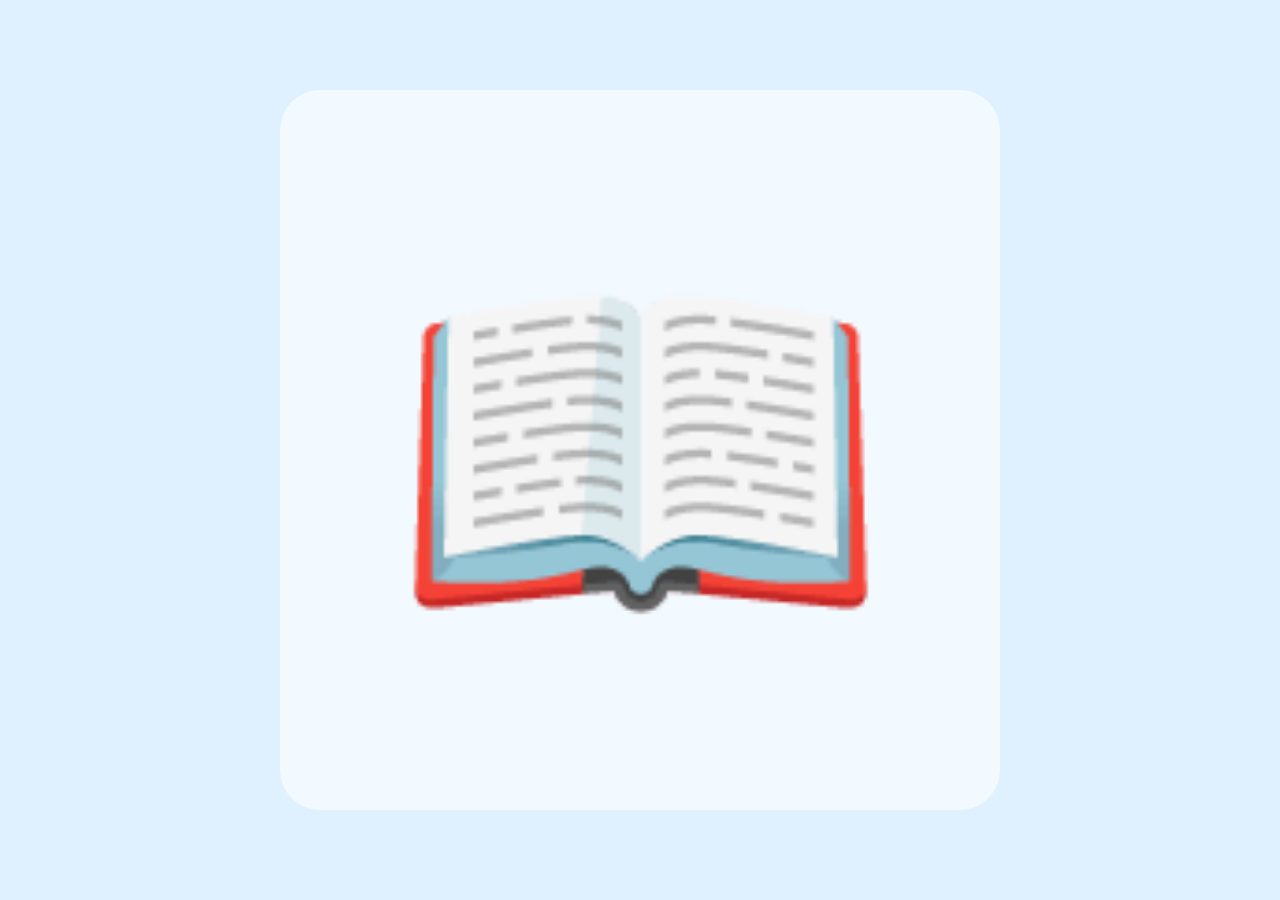
<file: web/index.html>
<!doctype html>
<html lang="en">
<head>
  <meta charset="utf-8" />
  <meta name="viewport" content="width=device-width, initial-scale=1, maximum-scale=1, user-scalable=no, viewport-fit=cover" />
  <meta name="apple-mobile-web-app-capable" content="yes" />
  <meta name="apple-mobile-web-app-status-bar-style" content="black" />
  <link rel="manifest" href="manifest.webmanifest" />
  <title>Words</title>
  <link rel="stylesheet" href="style.css" />
</head>
<body>
  <div id="stage">
    <button id="tap-target" aria-label="Tap to hear a word">
      <span id="picture"></span>
    </button>
  </div>
  <script src="words.js"></script>
  <script src="app.js"></script>
</body>
</html>
</file>
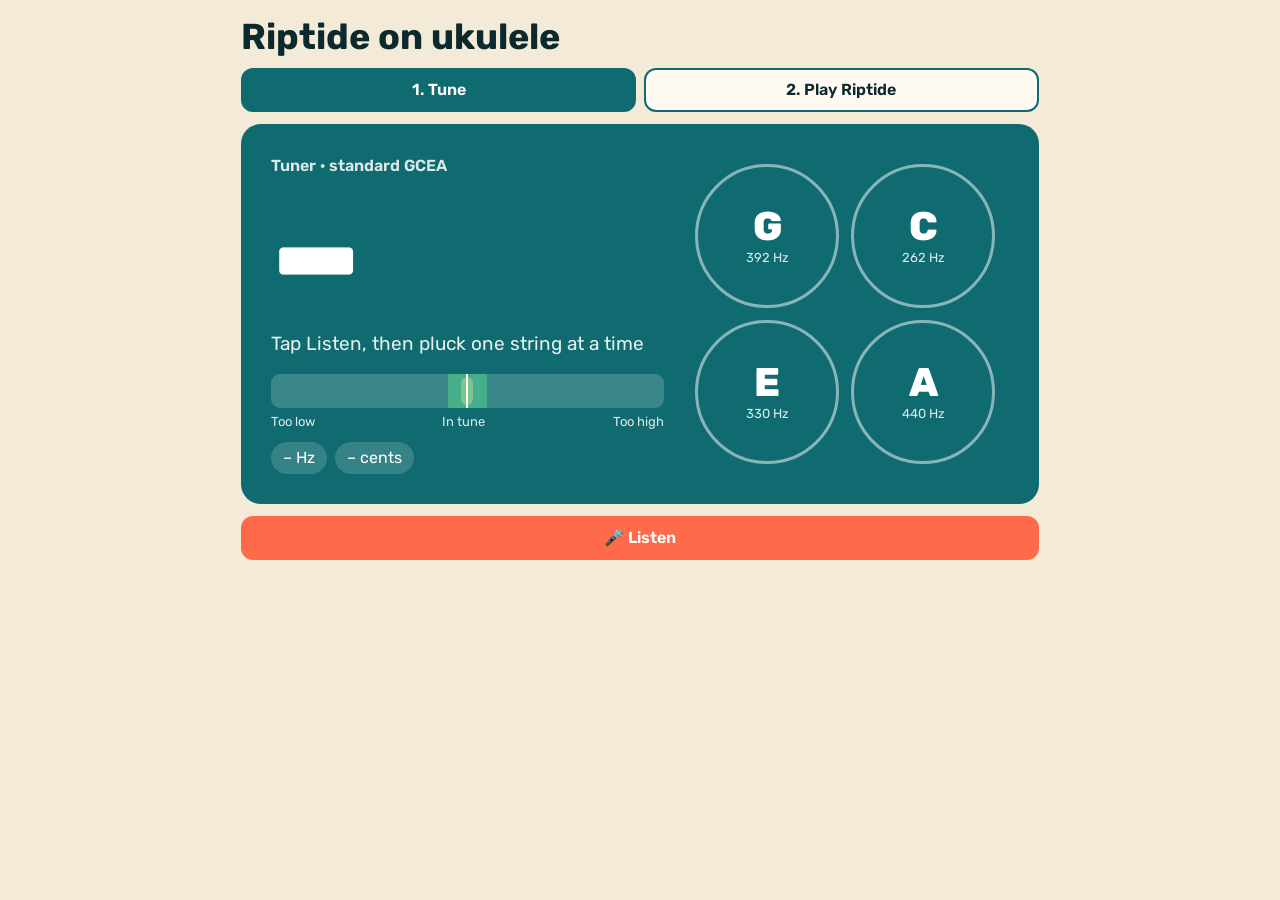
<file: web/riptide/index.html>
<!DOCTYPE html>
<html lang="en"><head><meta charset="utf-8">
<meta name="viewport" content="width=device-width,initial-scale=1,viewport-fit=cover">
<title>Riptide Chord Highway</title>
<link rel="preconnect" href="https://fonts.googleapis.com">
<link href="https://fonts.googleapis.com/css2?family=Rubik:wght@400;600;800&display=swap" rel="stylesheet">
<style>
/* VOICE: playful practice game, bright on a dark stage, readable at arm's length
   IDEA: a rhythm-game highway where chords fall down the four strings onto the uke neck
   PICTURE: canvas highway: G C E A lanes, blocks with fret + finger, hit line, fretboard below, splash on hit
   COLOUR and TYPE: night sea #071c1f stage, coral blocks, turquoise splash, sand text; Rubik
   LAYOUT: tabs, then the highway as the hero, controls under it; tuner as step 1 */
:root{color-scheme:light dark;--bg:light-dark(#f4ead8,#0c2a2e);--panel:light-dark(#fffaf1,#123a40);--ink:light-dark(#0c2a2e,#f4ead8);--mute:light-dark(#5b6b66,#9fb8b4);--sea:light-dark(#0f6b70,#3fb7b4);--coral:#ff6b4a;--ok:#4fd18b}
:root[data-theme=light]{color-scheme:light}:root[data-theme=dark]{color-scheme:dark}
*{box-sizing:border-box;min-width:0}
body{margin:0;background:var(--bg);color:var(--ink);font:16px/1.5 Rubik,system-ui,sans-serif;overflow-x:clip}
.band{padding:max(14px,env(safe-area-inset-top)) max(4vw,12px) 40px;max-width:900px;margin:auto}
h1{font-size:clamp(24px,5vw,36px);line-height:1.05;margin:4px 0 12px}
.tabs,.seg{display:flex;gap:8px;margin:0 0 12px}.tabs button,.seg button{flex:1}
.tabs button.on,.seg button.on{background:var(--sea);color:#fff}
button,label.btn{font:600 16px Rubik,sans-serif;min-height:44px;padding:0 16px;border-radius:12px;border:2px solid var(--sea);background:var(--panel);color:var(--ink);cursor:pointer;display:inline-flex;align-items:center;justify-content:center;gap:6px}
button.go{background:var(--coral);border-color:var(--coral);color:#fff}
button:focus-visible,label.btn:focus-within{outline:3px solid var(--coral);outline-offset:2px}
input[type=file]{position:absolute;opacity:0;width:1px}
select{font:600 16px Rubik,sans-serif;background:transparent;color:inherit;border:0}
body.tune .playonly{display:none!important}body:not(.tune) .tuneonly{display:none!important}
.hw{position:relative;height:min(72vh,680px);min-height:420px;border-radius:20px;overflow:hidden;background:#071c1f;color:#f4ead8}
.hw canvas{position:absolute;inset:0;width:100%;height:100%;display:block}
.hud{position:absolute;left:0;right:0;top:0;padding:10px 12px;display:flex;flex-direction:column;gap:6px;pointer-events:none}
.prog{height:6px;border-radius:9px;background:rgba(255,255,255,.15);overflow:hidden}.prog i{display:block;height:100%;width:0;background:#5ef2e0}
.hrow{display:flex;gap:6px;flex-wrap:wrap;font-size:14px}
.pill{background:rgba(7,28,31,.75);border:1px solid rgba(255,255,255,.15);border-radius:99px;padding:2px 10px}
.lvl{width:70px;height:6px;border-radius:9px;background:rgba(255,255,255,.15);overflow:hidden;align-self:center}.lvl i{display:block;height:100%;width:0;background:#fff3a8}
.over{position:absolute;inset:0;display:none;align-items:center;justify-content:center;flex-direction:column;gap:12px;background:rgba(7,28,31,.82);text-align:center;padding:20px}
.over.show{display:flex}.over b{font-size:34px;line-height:1.1}
.ctl{display:flex;flex-wrap:wrap;gap:8px;margin-top:12px;align-items:center}
.ctl .grow{flex:1 1 140px}
.tempo{display:flex;align-items:center;gap:10px;flex:1 1 220px;background:var(--panel);border-radius:12px;padding:0 12px;min-height:44px;border:2px solid var(--sea)}
.tempo input{flex:1;accent-color:var(--coral)}
.note{background:var(--panel);border-radius:14px;padding:12px 16px;margin-top:12px;color:var(--mute);font-size:15px}.note b{color:var(--ink)}
details{margin-top:10px}summary{cursor:pointer;font-weight:600;min-height:44px;display:flex;align-items:center}
textarea{width:100%;min-height:160px;font:15px/1.5 ui-monospace,monospace;border-radius:12px;border:2px solid var(--sea);padding:10px;background:var(--panel);color:var(--ink)}
.stage{display:grid;grid-template-columns:minmax(0,1.2fr) minmax(0,1fr);gap:18px;background:var(--sea);color:#fff;border-radius:20px;padding:clamp(18px,3vw,30px)}
.sec{font-weight:600;opacity:.85}.big{font-size:clamp(90px,20vw,160px);font-weight:800;line-height:.95}
.next{font-size:19px;opacity:.9}
.cents{position:relative;height:34px;margin:16px 0 4px;border-radius:9px;background:rgba(255,255,255,.18)}
.cents::before{content:"";position:absolute;left:45%;width:10%;top:0;bottom:0;background:rgba(79,209,139,.55)}
.cents .mid{position:absolute;left:calc(50% - 1px);top:0;bottom:0;width:2px;background:#fff}
#needle{position:absolute;top:3px;bottom:3px;width:12px;margin-left:-6px;border-radius:6px;background:#fff3a8;left:50%;transition:left .1s;opacity:.3}
.scale{display:flex;justify-content:space-between;font-size:13px;opacity:.85}
.status{margin-top:10px;display:flex;gap:8px;flex-wrap:wrap}.status .pill{background:rgba(255,255,255,.16);border:0;font-size:16px;padding:4px 12px}
.strings{display:grid;grid-template-columns:repeat(2,minmax(0,1fr));gap:12px;align-content:center;max-width:300px;margin:auto;width:100%}
.str{aspect-ratio:1;border-radius:50%;border:3px solid rgba(255,255,255,.5);display:flex;flex-direction:column;align-items:center;justify-content:center;font-size:40px;font-weight:800;line-height:1}
.str small{font-size:13px;font-weight:400;opacity:.85;margin-top:4px}
.str.cur{background:#fff;color:#0f6b70;border-color:#fff}.str.ok{background:#178a52;border-color:#4fd18b;color:#fff}
@media(max-width:600px){.stage{grid-template-columns:1fr}.hw{height:68vh}}
@media(prefers-reduced-motion:reduce){#needle{transition:none}}
</style></head><body class="tune">
<main class="band">
  <h1>Riptide on ukulele</h1>
  <nav class="tabs"><button id="tTune" class="on">1. Tune</button><button id="tPlay">2. Play Riptide</button></nav>

  <section class="stage tuneonly" aria-live="polite">
    <div>
      <div class="sec">Tuner · standard GCEA</div>
      <div class="big" id="tNote">–</div>
      <div class="next" id="tHint">Tap Listen, then pluck one string at a time</div>
      <div class="cents"><i class="mid"></i><b id="needle"></b></div>
      <div class="scale"><span>Too low</span><span>In tune</span><span>Too high</span></div>
      <div class="status"><span class="pill" id="tHz">– Hz</span><span class="pill" id="tCents">– cents</span></div>
    </div>
    <div class="strings" id="strs"></div>
  </section>
  <div class="ctl tuneonly"><button class="go grow" id="tMic">🎤 Listen</button></div>

  <div class="seg playonly"><button id="mWait" class="on">Wait for me</button><button id="mAlong">Play along</button></div>
  <section class="hw playonly" id="hw">
    <canvas id="cv"></canvas>
    <div class="hud">
      <div class="prog"><i id="prog"></i></div>
      <div class="hrow"><span class="pill" id="secName">Intro</span><span class="pill">Hearing <b id="heard">–</b></span><span class="pill">Match <b id="conf">–</b></span><span class="pill" id="score" hidden></span><span class="lvl"><i id="lvl"></i></span></div>
    </div>
    <div class="over show" id="over"><b id="ovT">Ready?</b><span id="ovS">Chords fall down the four strings. Play each one as it reaches the line.</span><button class="go" id="ovGo">▶ Start</button></div>
  </section>
  <div class="ctl playonly">
    <button class="go grow" id="go">▶ Start</button>
    <button id="restart">↺ Restart</button>
    <div class="tempo"><span>Tempo</span><input type="range" id="bpm" min="40" max="160" step="5" value="70" aria-label="Tempo in beats per minute"><b id="bpmV">70</b></div>
    <label class="btn">Sensitivity <select id="sens"><option value="0.88">Strict</option><option value="0.8" selected>Normal</option><option value="0.7">Easy</option></select></label>
    <label class="btn" id="fileBtn">📁 Check a recording<input type="file" id="file" accept="audio/*,video/*"></label>
  </div>
  <div class="note playonly" id="info"><b>How to read it:</b> each column is a string (G C E A). The big number is the fret, the small circle is the finger (1 = index, 4 = pinky); an empty outline means play that string open. In <b>Wait for me</b> the song stops at the line until it hears the chord. In <b>Play along</b> it keeps going at the tempo and scores you.</div>
  <details class="playonly">
    <summary>Edit the chord sequence</summary>
    <p class="note">One section per line, <code>Name: chords</code>. Each chord lasts one bar; <code>C*2</code> means two bars. Chords: Am G C F Em Dm A D E.</p>
    <textarea id="seqText"></textarea>
    <div class="ctl"><button id="apply">Use this sequence</button><button id="dflt">Reset to default</button></div>
  </details>
</main>
<script>
{
const DEFAULT=`Intro: Am G C*2 Am G C*2
Verse 1: Am G C*2 Am G C*2 Am G C*2 Am G C*2
Pre-chorus: Am G C*2 Am G C*2
Chorus: Am G C*2 Am G C*2 Am G C*2 Am G C*2
Verse 2: Am G C*2 Am G C*2 Am G C*2 Am G C*2
Chorus: Am G C*2 Am G C*2 Am G C*2 Am G C*2
Bridge: Am G C F Am G C F
Chorus: Am G C*2 Am G C*2 Am G C*2 Am G C*2`;
const SHAPE={Am:[2,0,0,0],G:[0,2,3,2],C:[0,0,0,3],F:[2,0,1,0],Em:[0,4,3,2],Dm:[2,2,1,0],A:[2,1,0,0],D:[2,2,2,0],E:[1,4,0,2]};
const FING={Am:[2,0,0,0],G:[0,1,3,2],C:[0,0,0,3],F:[2,0,1,0],Em:[0,3,2,1],Dm:[2,3,1,0],A:[2,1,0,0],D:[1,2,3,0],E:[1,4,0,2]};
const OPEN=[67,60,64,69],LANES=['G','C','E','A'];
const $=id=>document.getElementById(id);
const BEATS=4,NEED=4;

let rows=[],total=0,now=-6,running=false,mode='wait',view='tune',score=0,lastT=0;
function parse(t){const out=[];let b=0;t.split('\n').forEach(l=>{const i=l.indexOf(':');if(i<0)return;const s=l.slice(0,i).trim();
 l.slice(i+1).trim().split(/\s+/).forEach(tok=>{const [c,n]=tok.split('*');if(!SHAPE[c])return;const d=BEATS*Math.max(1,Math.min(8,+n||1));out.push({c,s,b,d,st:''});b+=d})});return out}
function load(t){const r=parse(t);if(!r.length)return false;rows=r;total=r[r.length-1].b+r[r.length-1].d;restart();return true}
function restart(){rows.forEach(r=>r.st='');now=-6;score=0;lastAcc='';armed=true;holdN=0;running=false;parts=[];
 showOver('Ready?','Chords fall down the four strings. Play each one as it reaches the line.','▶ Start');setGo();hud()}
function target(){return rows.find(r=>!r.st)}
function activeRow(){return rows.find(r=>now>=r.b-0.6&&now<r.b+r.d&&!r.st)}

function fft(re,im){const n=re.length;for(let i=1,j=0;i<n;i++){let b=n>>1;for(;j&b;b>>=1)j^=b;j^=b;if(i<j){[re[i],re[j]]=[re[j],re[i]];[im[i],im[j]]=[im[j],im[i]]}}
 for(let len=2;len<=n;len<<=1){const a=-2*Math.PI/len,wr=Math.cos(a),wi=Math.sin(a);for(let i=0;i<n;i+=len){let cr=1,ci=0;for(let k=0;k<len/2;k++){const p=i+k,q=p+len/2,tr=re[q]*cr-im[q]*ci,ti=re[q]*ci+im[q]*cr;re[q]=re[p]-tr;im[q]=im[p]-ti;re[p]+=tr;im[p]+=ti;const t=cr*wr-ci*wi;ci=cr*wi+ci*wr;cr=t}}}}
const N=8192;
function analyse(buf,sr){let rms=0;for(let i=0;i<N;i++)rms+=buf[i]*buf[i];rms=Math.sqrt(rms/N);
 const re=new Float32Array(N),im=new Float32Array(N);for(let i=0;i<N;i++)re[i]=buf[i]*(.5-.5*Math.cos(2*Math.PI*i/(N-1)));fft(re,im);
 const chroma=new Array(12).fill(0);for(let k=1;k<N/2;k++){const f=k*sr/N;if(f<240||f>2100)continue;const m=Math.sqrt(re[k]*re[k]+im[k]*im[k]);const pc=((Math.round(69+12*Math.log2(f/440))%12)+12)%12;chroma[pc]+=Math.sqrt(m)}
 const srt=[...chroma].sort((a,b)=>a-b),floor=srt[5];const mx=Math.max(...chroma)-floor||1;return {rms,c:chroma.map(v=>Math.max(0,v-floor)/mx)}}
const TPL={};
for(const k in SHAPE){const t=new Array(12).fill(0);SHAPE[k].forEach((fr,i)=>{const f0=440*2**((OPEN[i]+fr-69)/12);for(let h=1;h<=5;h++){const f=f0*h;if(f>2100)break;t[((Math.round(69+12*Math.log2(f/440))%12)+12)%12]+=1/h}});const mx=Math.max(...t);TPL[k]=t.map(v=>v/mx)}
function cands(){const u=[...new Set(rows.map(x=>x.c))];return u.length>1?u:Object.keys(SHAPE)}
function classify(c){const sc={};let best=null,bs=-1,second=-1;const nrm=Math.hypot(...c)||1;
 for(const k of cands()){const t=TPL[k];let d=0;for(let i=0;i<12;i++)d+=c[i]*t[i];const s1=d/(nrm*Math.hypot(...t));sc[k]=s1;if(s1>bs){second=bs;bs=s1;best=k}else if(s1>second)second=s1}
 return {best,score:bs,second,sc}}
let sm=new Array(12).fill(0),noise=0.002,prevRms=0,armed=true,quiet=0,lastAcc='',holdN=0,holdFor=null,det=null;
function hear(r){
 if(r.rms<noise*3)noise=noise*0.95+r.rms*0.05;
 const loud=r.rms>Math.max(0.0015,noise*2.5);
 const onset=loud&&r.rms>prevRms*1.5;prevRms=prevRms*0.6+r.rms*0.4;
 quiet=loud?0:quiet+1;
 if(onset||quiet>3){if(!armed)sm=sm.map(()=>0);armed=true}
 sm=sm.map((v,i)=>loud?v*0.5+r.c[i]*0.5:v*0.8);
 const m=Math.max(...sm)||1,c=sm.map(v=>v/m);
 det=Object.assign(classify(c),{loud});
 $('lvl').style.width=Math.min(100,Math.sqrt(r.rms)*400)+'%';
 const th=+$('sens').value;$('heard').textContent=loud&&det.score>th-0.1?det.best:'–';
 judge()}
function ok(ch){const th=+$('sens').value;return det&&(armed||ch!==lastAcc)&&det.loud&&det.best===ch&&det.sc[ch]>=th&&det.score-det.second>=0.02}
function judge(){
 const row=mode==='wait'?target():activeRow();
 if(!row||(mode==='wait'&&now<row.b-2)){$('conf').textContent='–';return}
 $('conf').textContent=det.loud?Math.round((det.sc[row.c]||0)*100)+'%':'–';
 if(holdFor!==row){holdFor=row;holdN=0}
 if(ok(row.c))holdN++;else holdN=Math.max(0,holdN-1);
 if(holdN>=(mode==='wait'?NEED:NEED-1))hit(row)}
function hit(row){row.st='hit';score++;lastAcc=row.c;armed=false;holdN=0;flash=1;burst(row);hud()}

const STR=[{n:'G',f:392.00},{n:'C',f:261.63},{n:'E',f:329.63},{n:'A',f:440.00}];
let hzs=[],okN={},tuned={},lastC={};
function drawStrings(cur){$('strs').innerHTML=STR.map(x=>`<div class="str${tuned[x.n]?' ok':''}${cur===x.n?' cur':''}">${x.n}<small>${tuned[x.n]?'✓ tuned':(lastC[x.n]!==undefined?(lastC[x.n]>0?'+':'')+lastC[x.n]+' c':Math.round(x.f)+' Hz')}</small></div>`).join('')}
function pitch(x,sr){const n=x.length,minL=Math.floor(sr/600),maxL=Math.ceil(sr/180);const v=new Float32Array(maxL+2);let mx=0;
 for(let t=minL;t<=maxL+1;t++){let a=0,m=0;for(let i=0;i<n-t;i++){a+=x[i]*x[i+t];m+=x[i]*x[i]+x[i+t]*x[i+t]}v[t]=m?2*a/m:0;if(t<=maxL&&v[t]>mx)mx=v[t]}
 if(mx<0.6)return null;let best=-1;for(let t=minL+1;t<=maxL;t++){if(v[t]>=0.9*mx&&v[t]>=v[t-1]&&v[t]>=v[t+1]){best=t;break}}if(best<0)return null;
 const a=v[best-1],b=v[best],c=v[best+1],d=a-2*b+c,sh=d?0.5*(a-c)/d:0;return {f:sr/(best+sh)}}
function tuneStep(x,sr){let rms=0;for(let i=0;i<x.length;i++)rms+=x[i]*x[i];rms=Math.sqrt(rms/x.length);
 const p=rms>0.0015?pitch(x,sr):null;if(!p){$('needle').style.opacity=.3;return}
 hzs.push(p.f);if(hzs.length>5)hzs.shift();const f=[...hzs].sort((a,b)=>a-b)[hzs.length>>1];
 let s=STR[0],bc=1e9;STR.forEach(x=>{const c=1200*Math.log2(f/x.f);if(Math.abs(c)<Math.abs(bc)){bc=c;s=x}});
 const c=Math.round(bc);lastC[s.n]=c;$('tNote').textContent=s.n;$('tHz').textContent=f.toFixed(1)+' Hz';$('tCents').textContent=(c>0?'+':'')+c+' cents';
 const n=$('needle');n.style.opacity=1;n.style.left=(50+Math.max(-50,Math.min(50,c)))+'%';
 if(Math.abs(c)<=5){okN[s.n]=(okN[s.n]||0)+1;$('tHint').textContent='In tune ✓ hold it…';if(okN[s.n]>=8)tuned[s.n]=true}
 else{okN[s.n]=0;$('tHint').textContent=c<0?'Too low: tighten the peg a little':'Too high: loosen the peg a little'}
 if(STR.every(x=>tuned[x.n]))$('tHint').textContent='All four strings tuned! Tap “2. Play Riptide”';
 drawStrings(s.n)}

let ctx,an,stream,timer,listening=false;
async function startMic(){if(listening)return true;
 ctx=new (window.AudioContext||window.webkitAudioContext)();ctx.resume&&ctx.resume();
 try{stream=await navigator.mediaDevices.getUserMedia({audio:{echoCancellation:false,noiseSuppression:false,autoGainControl:false}})}
 catch(e){ctx.close();$('info').innerHTML='<b>The microphone is blocked here.</b> Open the page in Safari or Chrome (the GitHub link) and allow the microphone, or use “Check a recording”.';return false}
 if(ctx.state!=='running')await ctx.resume();an=ctx.createAnalyser();an.fftSize=N;ctx.createMediaStreamSource(stream).connect(an);
 const buf=new Float32Array(N);listening=true;
 timer=setInterval(()=>{if(ctx.state==='suspended')ctx.resume();an.getFloatTimeDomainData(buf);if(view==='tune')tuneStep(buf.subarray(N-4096),ctx.sampleRate);else hear(analyse(buf,ctx.sampleRate))},80);return true}
function stopMic(){listening=false;clearInterval(timer);stream&&stream.getTracks().forEach(t=>t.stop());ctx&&ctx.close()}

const cv=$('cv'),g=cv.getContext('2d');let W=0,H=0,parts=[],flash=0;
const ro=new ResizeObserver(()=>{const r=cv.getBoundingClientRect(),d=devicePixelRatio||1;W=r.width;H=r.height;cv.width=W*d;cv.height=H*d;g.setTransform(d,0,0,d,0,0)});ro.observe(cv);
function rr(x,y,w,h,r){r=Math.max(0,Math.min(r,h/2,w/2));g.beginPath();g.moveTo(x+r,y);g.arcTo(x+w,y,x+w,y+h,r);g.arcTo(x+w,y+h,x,y+h,r);g.arcTo(x,y+h,x,y,r);g.arcTo(x,y,x+w,y,r);g.closePath()}
function geo(){const gut=Math.min(64,W*.16),lw=(W-gut-10)/4,hitY=H*.64;return {gut,lw,hitY,ppb:Math.max(16,(hitY-60)/11),cx:i=>gut+lw*i+lw/2}}
function burst(row){const G=geo();for(let i=0;i<4;i++)for(let k=0;k<(SHAPE[row.c][i]?18:8);k++)parts.push({x:G.cx(i)+(Math.random()-.5)*G.lw*.5,y:G.hitY,vx:(Math.random()-.5)*120,vy:-60-Math.random()*260,l:1})}
function draw(dt){
 if(!W)return;const G=geo(),{gut,lw,hitY,ppb}=G;
 g.fillStyle='#071c1f';g.fillRect(0,0,W,H);
 for(let i=0;i<4;i++){g.fillStyle=i%2?'rgba(255,255,255,.025)':'rgba(255,255,255,.045)';g.fillRect(gut+lw*i,0,lw,hitY)}
 g.strokeStyle='rgba(255,255,255,.07)';g.lineWidth=1;
 for(let b=Math.ceil((now-1)/BEATS)*BEATS;b<now+hitY/ppb;b+=BEATS){const y=hitY-(b-now)*ppb;g.beginPath();g.moveTo(gut,y);g.lineTo(W-10,y);g.stroke()}
 g.save();g.beginPath();g.rect(0,0,W,hitY);g.clip();
 rows.forEach((r,ri)=>{const y0=hitY-(r.b-now)*ppb,y1=y0-r.d*ppb;
  if(y1>hitY||y0<-40)return;
  if(ri===0||rows[ri-1].s!==r.s){g.strokeStyle='rgba(94,242,224,.5)';g.setLineDash([4,6]);g.beginPath();g.moveTo(0,y0);g.lineTo(W,y0);g.stroke();g.setLineDash([]);g.fillStyle='#5ef2e0';g.font='600 12px Rubik,sans-serif';g.textAlign='left';g.fillText(r.s,6,y0+14)}
  const col=r.st==='hit'?'#4fd18b':r.st==='miss'?'#7a3b3b':'#ff6b4a';
  const h=Math.max(8,y0-y1-4),top=y1+2;
  g.fillStyle=r.st==='hit'?'#4fd18b':r.st==='miss'?'#e8a39a':'#f4ead8';g.font='800 '+(lw>70?22:18)+'px Rubik,sans-serif';g.textAlign='left';g.fillText(r.c,6,y0-8);
  SHAPE[r.c].forEach((f,i)=>{const x=gut+lw*i+5,w=lw-10;g.textAlign='center';
   if(f){g.fillStyle=col;rr(x,top,w,h,10);g.fill();g.fillStyle='rgba(255,255,255,.18)';rr(x,top,w,Math.min(10,h),5);g.fill();
    g.fillStyle='#fff';g.font='800 24px Rubik,sans-serif';if(h>58)g.fillText(f,x+w/2,y0-34);
    const fy=h>58?y0-16:y0-h/2+2;g.beginPath();g.arc(x+w/2,fy-4,10,0,7);g.fillStyle='rgba(7,28,31,.55)';g.fill();g.fillStyle='#fff';g.font='700 13px Rubik,sans-serif';g.fillText(FING[r.c][i],x+w/2,fy+1)}
   else{g.strokeStyle=r.st==='hit'?'rgba(79,209,139,.7)':'rgba(255,255,255,.28)';g.lineWidth=2;rr(x+lw*.2,top,w-lw*.4,h,8);g.stroke();g.lineWidth=1;
    g.fillStyle='rgba(255,255,255,.45)';g.font='700 14px Rubik,sans-serif';if(h>30)g.fillText('0',x+w/2,y0-12)}})});
 g.restore();g.textAlign='left';
 const pulse=running?1-(((now%1)+1)%1):0;
 g.fillStyle=`rgba(94,242,224,${Math.min(1,.35+.4*pulse+flash*.5)})`;g.fillRect(gut,hitY-2,W-gut-10,4);
 const ny=hitY+4,nh=H-ny,fs=Math.min(nh/4.6,70);
 const wood=g.createLinearGradient(0,ny,0,H);wood.addColorStop(0,'#4a3424');wood.addColorStop(1,'#2a1c12');g.fillStyle=wood;g.fillRect(gut-4,ny,W-gut-2,nh);
 g.fillStyle='#efe6d2';g.fillRect(gut-4,ny,W-gut-2,6);
 for(let k=1;k<=4;k++){g.fillStyle='#b9b2a6';g.fillRect(gut-4,ny+6+fs*k-1.5,W-gut-2,3)}
  const cur=mode==='wait'?target():(activeRow()||rows.find(r=>r.b>=now&&!r.st));
 g.textAlign='center';
 for(let i=0;i<4;i++){const x=G.cx(i);g.strokeStyle='#d9d4cc';g.lineWidth=1+i*0.3;g.beginPath();g.moveTo(x,ny);g.lineTo(x,H);g.stroke();g.lineWidth=1;
  g.fillStyle='rgba(255,255,255,.55)';g.font='600 13px Rubik,sans-serif';g.fillText(LANES[i],x+11,H-8)}
 if(cur){SHAPE[cur.c].forEach((f,i)=>{const x=G.cx(i);
  if(f){const y=ny+6+fs*(f-.5);g.beginPath();g.arc(x,y,15,0,7);g.fillStyle='#ff6b4a';g.shadowColor='#ff6b4a';g.shadowBlur=14+10*flash;g.fill();g.shadowBlur=0;g.fillStyle='#fff';g.font='800 15px Rubik,sans-serif';g.fillText(FING[cur.c][i],x,y+5)}
  else{g.beginPath();g.arc(x,ny+16,7,0,7);g.strokeStyle='#5ef2e0';g.lineWidth=2;g.stroke();g.lineWidth=1}});
  g.fillStyle='#f4ead8';g.font='800 '+Math.round(Math.min(40,gut*.55))+'px Rubik,sans-serif';g.fillText(cur.c,gut/2-2,ny+fs*1.4)}
 g.textAlign='left';
 parts=parts.filter(p=>(p.l-=dt*1.4)>0);parts.forEach(p=>{p.x+=p.vx*dt;p.y+=p.vy*dt;p.vy+=380*dt;g.fillStyle=`rgba(94,242,224,${p.l})`;g.fillRect(p.x-3,p.y-3,6,6)});
 flash=Math.max(0,flash-dt*2.5)}

function hud(){$('prog').style.width=Math.max(0,Math.min(100,now/total*100))+'%';const r=target()||rows[rows.length-1];$('secName').textContent=r?r.s:'';
 const sc=$('score');sc.hidden=mode!=='along';sc.textContent=`Score ${score}/${rows.filter(r=>r.st).length}`}
function tick(t){const dt=Math.min(.05,(t-(lastT||t))/1000);lastT=t;
 if(running&&view==='play'){const bps=+$('bpm').value/60;
  if(mode==='wait'){const r=target();now=Math.min(now+dt*bps,r?r.b:total+1)}
  else{now+=dt*bps;rows.forEach(r=>{if(!r.st&&now>r.b+r.d)r.st='miss'})}
  if(now>=total&&!target()){running=false;setGo();const hits=rows.filter(r=>r.st==='hit').length;
   showOver('Song complete! 🌊',mode==='along'?`You hit ${hits} of ${rows.length} chords (${Math.round(hits/rows.length*100)}%).`:'You played every chord of Riptide.','↺ Play again')}
  hud()}
 try{draw(dt)}catch(e){}requestAnimationFrame(tick)}

function showOver(t,s,b){$('ovT').textContent=t;$('ovS').textContent=s;$('ovGo').textContent=b;$('over').classList.add('show')}
function setGo(){$('go').textContent=running?'⏸ Pause':'▶ Start'}
async function go(){if(running){running=false;setGo();showOver('Paused','Tap to carry on.','▶ Resume');return}
 if(now>=total&&!target())restart();$('over').classList.remove('show');running=true;setGo();await startMic()}

async function checkFile(f){if(!f)return;if(mode!=='wait')setMode('wait');$('info').innerHTML='<b>Analysing your recording…</b>';
 try{const ac=new (window.AudioContext||window.webkitAudioContext)();const ab=await ac.decodeAudioData(await f.arrayBuffer());
  const d=ab.getChannelData(0),sr=ab.sampleRate,hop=Math.round(sr*0.08);const start=score;$('over').classList.remove('show');
  for(let p=0;p+N<d.length;p+=hop){const r=target();if(!r)break;now=r.b;hear(analyse(d.subarray(p,p+N),sr))}
  $('info').innerHTML=`<b>Recording matched ${score-start} chord${score-start===1?'':'s'}.</b> Carry on playing live, or upload the next part.`;ac.close();hud()}
 catch(e){$('info').innerHTML='<b>Could not read that file.</b> Try an .m4a or .mp3 voice memo.'}}

function setView(v){view=v;document.body.classList.toggle('tune',v==='tune');$('tTune').classList.toggle('on',v==='tune');$('tPlay').classList.toggle('on',v!=='tune');if(v==='tune'&&running){running=false;setGo();showOver('Paused','Tap to carry on.','▶ Resume')}}
function setMode(m){mode=m;$('mWait').classList.toggle('on',m==='wait');$('mAlong').classList.toggle('on',m==='along');restart()}
$('tTune').onclick=()=>setView('tune');$('tPlay').onclick=()=>setView('play');
$('tMic').onclick=async()=>{if(listening){stopMic();$('tMic').textContent='🎤 Listen';return}if(await startMic())$('tMic').textContent='⏹ Stop listening'};
$('mWait').onclick=()=>setMode('wait');$('mAlong').onclick=()=>setMode('along');
$('go').onclick=go;$('ovGo').onclick=go;$('restart').onclick=restart;
$('bpm').oninput=e=>{$('bpmV').textContent=e.target.value;try{localStorage.setItem('riptideBpm',e.target.value)}catch(x){}};
$('file').onchange=e=>checkFile(e.target.files[0]);
$('apply').onclick=()=>{const t=$('seqText').value;if(load(t))try{localStorage.setItem('riptideSeq2',t)}catch(e){}};
$('dflt').onclick=()=>{$('seqText').value=DEFAULT;load(DEFAULT);try{localStorage.removeItem('riptideSeq2')}catch(e){}};
let saved=null,sb=null;try{saved=localStorage.getItem('riptideSeq2');sb=localStorage.getItem('riptideBpm')}catch(e){}
if(sb){$('bpm').value=sb;$('bpmV').textContent=sb}
$('seqText').value=saved||DEFAULT;if(!load($('seqText').value))load(DEFAULT);
drawStrings();requestAnimationFrame(tick);
window.__rt={get rows(){return rows},set now(v){now=v},get now(){return now},hear,analyse,setMode,setView,get score(){return score},get mode(){return mode}};
}
</script>
</body></html>
</file>
<file: web/style.css>
html, body {
  margin: 0;
  padding: 0;
  height: 100%;
  overflow: hidden;
  background: #000;
  -webkit-user-select: none;
  user-select: none;
  -webkit-touch-callout: none;
}

#stage {
  width: 100vw;
  height: 100vh;
  height: 100dvh;
  display: flex;
  align-items: center;
  justify-content: center;
  transition: background-color 0.4s ease;
}

#tap-target {
  width: min(80vw, 80vh);
  height: min(80vw, 80vh);
  border-radius: 40px;
  border: none;
  background: rgba(255, 255, 255, 0.6);
  display: flex;
  align-items: center;
  justify-content: center;
  padding: 0;
  transition: transform 0.2s ease;
}

#tap-target:disabled {
  opacity: 0.9;
}

#tap-target.listening {
  animation: pulse 1.2s ease-in-out infinite;
}

#picture {
  font-size: min(45vw, 45vh);
  line-height: 1;
}

@keyframes pulse {
  0%, 100% { transform: scale(1); }
  50% { transform: scale(1.06); }
}
</file>
